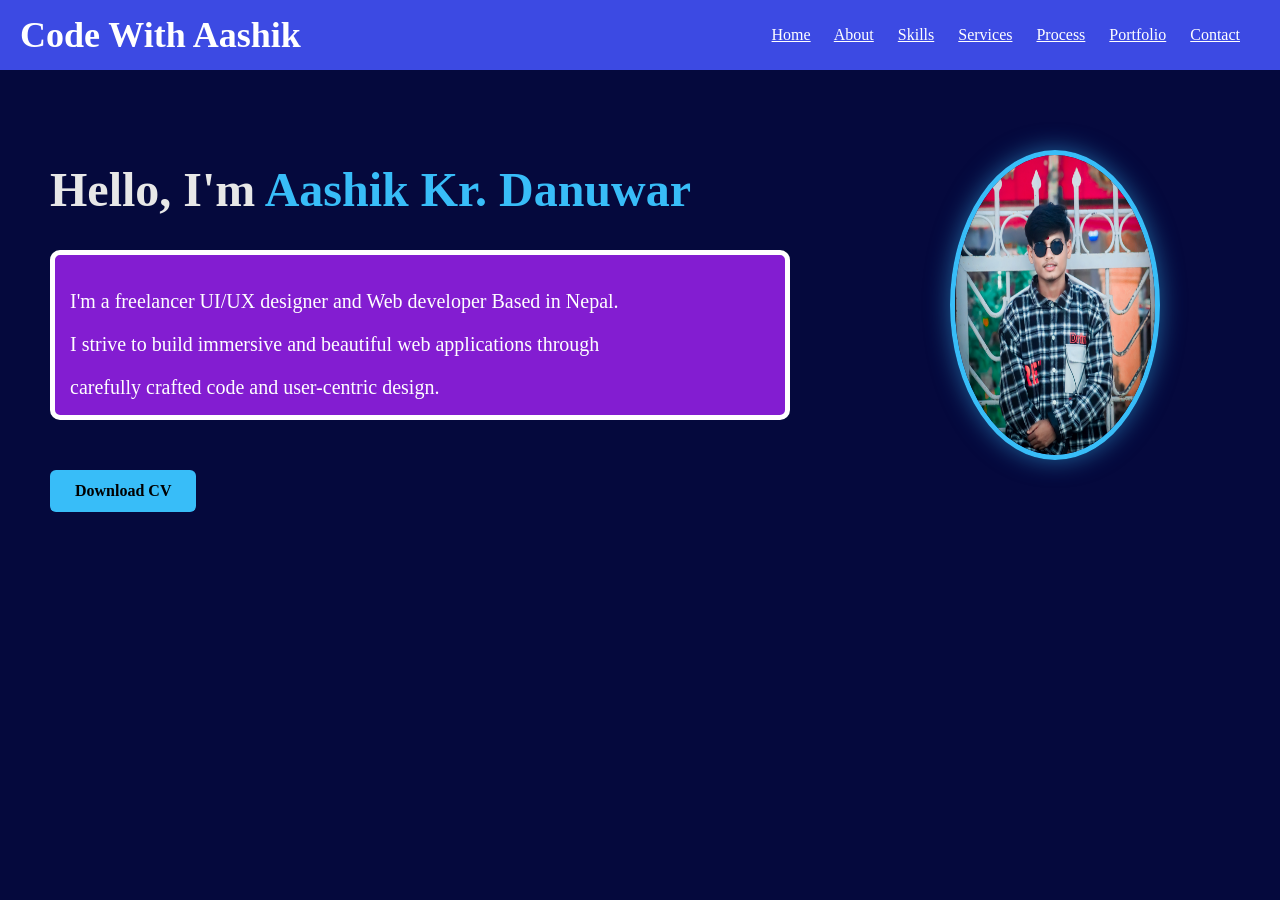
<file: index.html>
<!DOCTYPE html>
<html lang="en">
<head>
    <meta charset="UTF-8">
    <meta name="viewport" content="width=device-width, initial-scale=1.0">
    <title>My Portfolio</title>
    <link rel="stylesheet" href="index.css">
     
</head>
<body>
    <header>
        <span>Code With Aashik</span>
        <nav>
            <ul>
             <a href="Home.html">Home</a>
             <a href="About.html">About</a>
             <a href="skills.html">Skills</a>
             <a href="Services.html">Services</a>
             <a href="Process.html">Process</a>
             <a href="Portfolio.html">Portfolio</a>
             <a href="Contact.html"> Contact</a>
            </ul>
        </nav>
    </header>
    <img src="Screenshot 2026-03-05 115510.png" alt="Profile Image" width="200" height="200">

    <div class="hero-text">
    <h1>Hello, I'm <span>Aashik Kr. Danuwar</span></h1>
    </div>
    
    <div class="Box">
    <p>I'm a freelancer UI/UX designer and Web developer Based in Nepal.</p>
    <p>I strive to build immersive and beautiful web applications through</p>
    <p>carefully crafted code and user-centric design.</p>
    </div>
    
    <div><a href="CV.jpg" class="btn">Download CV</a></div>
   
</body>
</html>
</file>
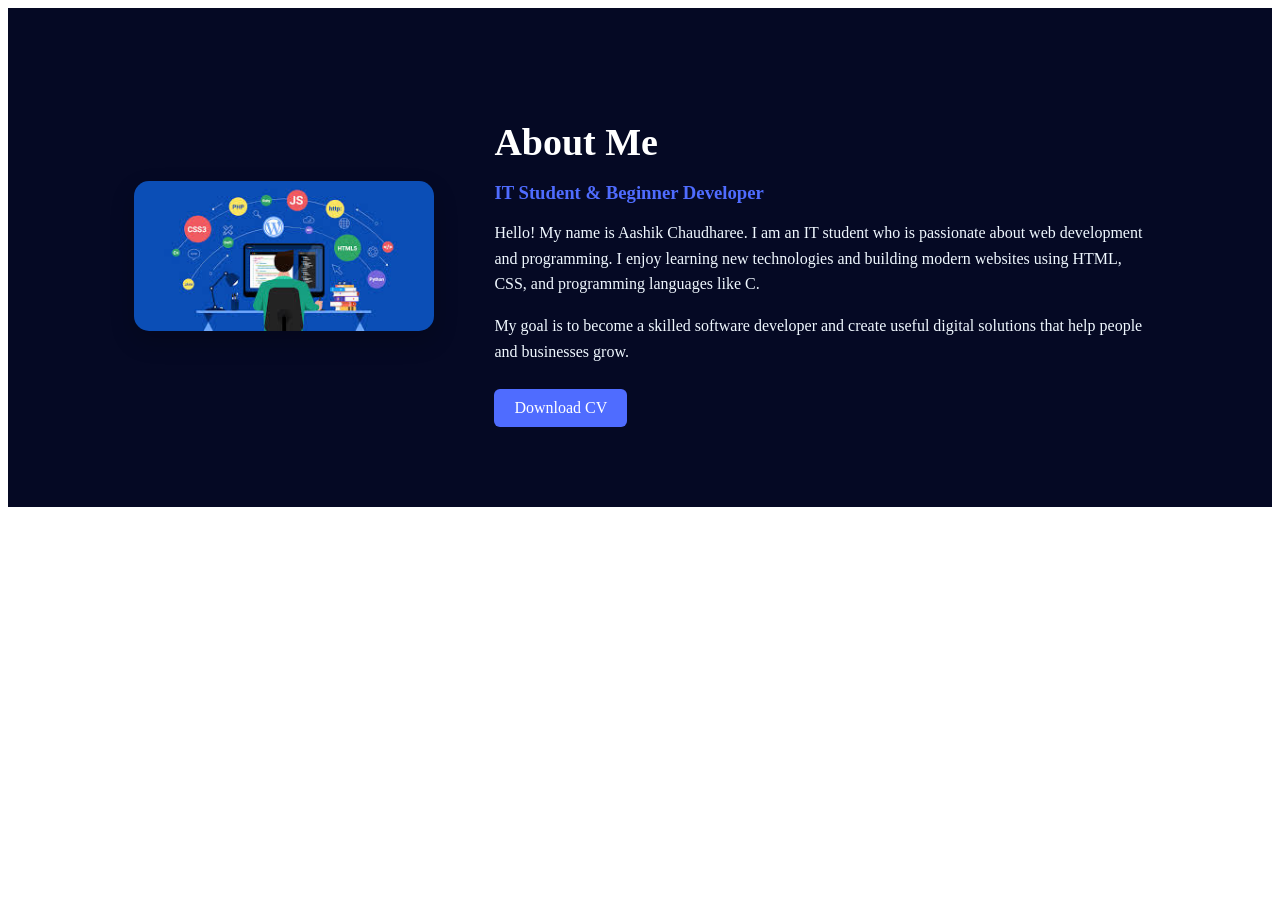
<file: About.html>
<!DOCTYPE html>
<html lang="en">
<head>
    <meta charset="UTF-8">
    <meta name="viewport" content="width=device-width, initial-scale=1.0">
    <title>Document</title>

    <style>
        .about{
    display:flex;
    align-items:center;
    gap:60px;
    padding:80px 10%;
    background:#050924;
}

.about-img img{
    width:300px;
    border-radius:15px;
    box-shadow:0 10px 25px rgba(0,0,0,0.2);
}

.about-content h2{
    font-size:38px;
    margin-bottom:10px;
    color: white;
}

.about-content h3{
    color:#4f6cff;
    margin-bottom:15px;
}

.about-content p{
    margin-bottom:15px;
    line-height:1.6;
    color: aliceblue;
}

.about-btn{
    display:inline-block;
    margin-top:10px;
    padding:10px 20px;
    background:#4f6cff;
    color:white;
    text-decoration:none;
    border-radius:6px;
}

.about-btn:hover{
    background:#2d44ff;
}
    </style>
</head>
<body>
    <section class="about" id="about">
    <div class="about-img">
        <img src="pic.jpg" alt="About Me">
    </div>

    <div class="about-content">
        <h2>About Me</h2>
        <h3>IT Student & Beginner Developer</h3>

        <p>
            Hello! My name is Aashik Chaudharee. I am an IT student who is passionate about 
            web development and programming. I enjoy learning new technologies and building 
            modern websites using HTML, CSS, and programming languages like C.
        </p>

        <p>
            My goal is to become a skilled software developer and create useful digital 
            solutions that help people and businesses grow.
        </p>

        <a href="CV.jpg" class="about-btn">Download CV</a>
    </div>
</section>
</body>
</html>
</file>
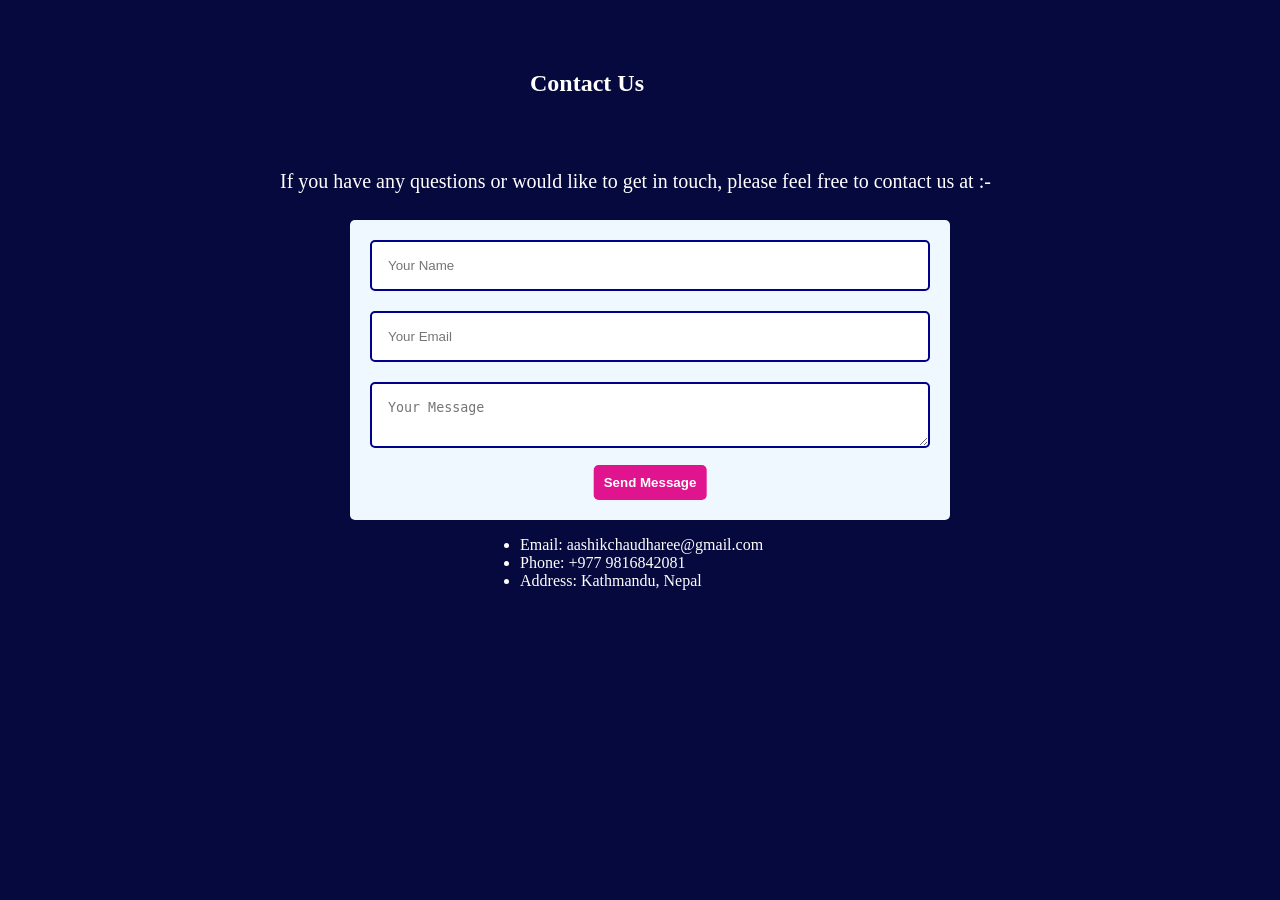
<file: Contact.html>
<!DOCTYPE html>
<html lang="en">
<head>
    <meta charset="UTF-8">
    <meta name="viewport" content="width=device-width, initial-scale=1.0">
    <title>Contact</title>
    <style>
        body{
            background-color: #05093d;
            
        }
        
        h1{
            font: size 60px;
            font-display: swap;
            color: rgb(255, 255, 255);
            position: absolute;
            top: 50px;
            left: 530px;
        }
        p{
            font-size: 20px;
            color: white;
            position: absolute;
            top: 150px;
            left: 280px;
        }
        .box{
            border-radius: 5px;
            background-color: aliceblue;
            width: 600px;
            height: 300px;
            position: absolute;
            top: 220px;
            left: 350px;
        }
        .contact-form{
            display: flex;
            flex-direction: column;
            padding: 20px;
        }
        .contact-form input, .contact-form textarea{
            margin-bottom: 20px;
            padding: 16px;
            border: 2px solid darkblue;
            border-radius: 5px;
        }
        .contact-form button{
            padding: 10px;
            border: none;
            border-radius: 5px;
            background-color: rgb(223, 20, 142);
            color: white; 
            font-weight: bold;
            position: absolute;
            top: 245px;
            left: 50%;
            transform: translateX(-50%);
        }
        body ul{
            position: absolute;
            top: 520px;
            left: 480px;
            color: white;

        }
    </style>
</head>
<body>
    <center>
   <!-- Contact Information -->
    <section id="contact">
        <h1 class="section-title">Contact Us</h1>
         <p>If you have any questions or would like to get in touch,
             please feel free to contact us at :-</p>

<div class="box">
        <form class="contact-form">
            <input type="text" placeholder="Your Name" required>
            <input type="email" placeholder="Your Email" required>
            <textarea name="message" placeholder="Your Message" required></textarea>
            <button type="submit">Send Message</button>
        </form>
</div>
    </section>
    </center>

    <ul>
        <li>Email: aashikchaudharee@gmail.com</li>
        <li>Phone: +977 9816842081</li>
        <li>Address: Kathmandu, Nepal</li>
    </ul>
</body>
</html>
</file>
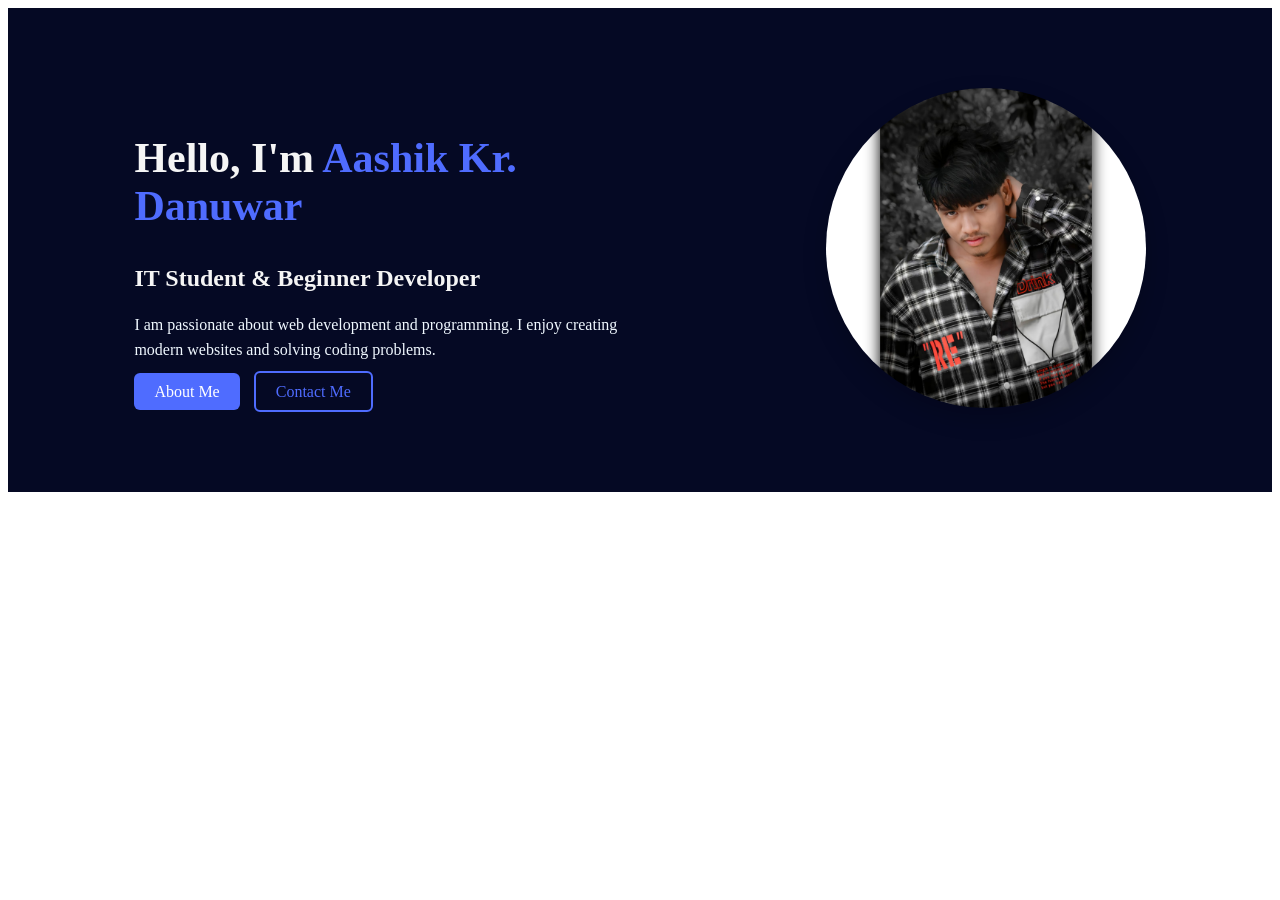
<file: Home.html>
<!DOCTYPE html>
<html lang="en">
<head>
    <meta charset="UTF-8">
    <meta name="viewport" content="width=device-width, initial-scale=1.0">
    <title>Home</title>

    <style>
        .home{
    display:flex;
    justify-content:space-between;
    align-items:center;
    padding:80px 10%;
    background:#050924;
}

.home-content{
    max-width:500px;
}

.home-content h1{
    font-size:42px;
    color: #f5f5f5;
}

.home-content span{
    color:#4f6cff;
}

.home-content h2{
    margin:10px 0;
    color:#f5f5f5;
}

.home-content p{
    margin:20px 0;
    line-height:1.6;
    color: aliceblue;
}

.home-buttons{
    margin-top:20px;
}

.btn{
    background:#4f6cff;
    color:white;
    padding:10px 20px;
    text-decoration:none;
    border-radius:6px;
    margin-right:10px;
}

.btn2{
    border:2px solid #4f6cff;
    padding:10px 20px;
    text-decoration:none;
    border-radius:6px;
    color:#4f6cff;
}

.btn:hover{
    background:#2d44ff;
}

.btn2:hover{
    background:#4f6cff;
    color:white;
}

.home-img img{
    width:320px;
    border-radius:50%;
    box-shadow:0 10px 25px rgba(0,0,0,0.2);
}
    </style>
</head>
<body>
    <section class="home">
    <div class="home-content">
        <h1>Hello, I'm <span>Aashik Kr. Danuwar</span></h1>
        <h2>IT Student & Beginner Developer</h2>
        <p>
            I am passionate about web development and programming.
            I enjoy creating modern websites and solving coding problems.
        </p>

        <div class="home-buttons">
            <a href="About.html" class="btn">About Me</a>
            <a href="Contact.html" class="btn2">Contact Me</a>
        </div>
    </div>

    <div class="home-img">
        <img src="a.jpg" alt="profile">
    </div>
</section>
</body>
</html>
</file>
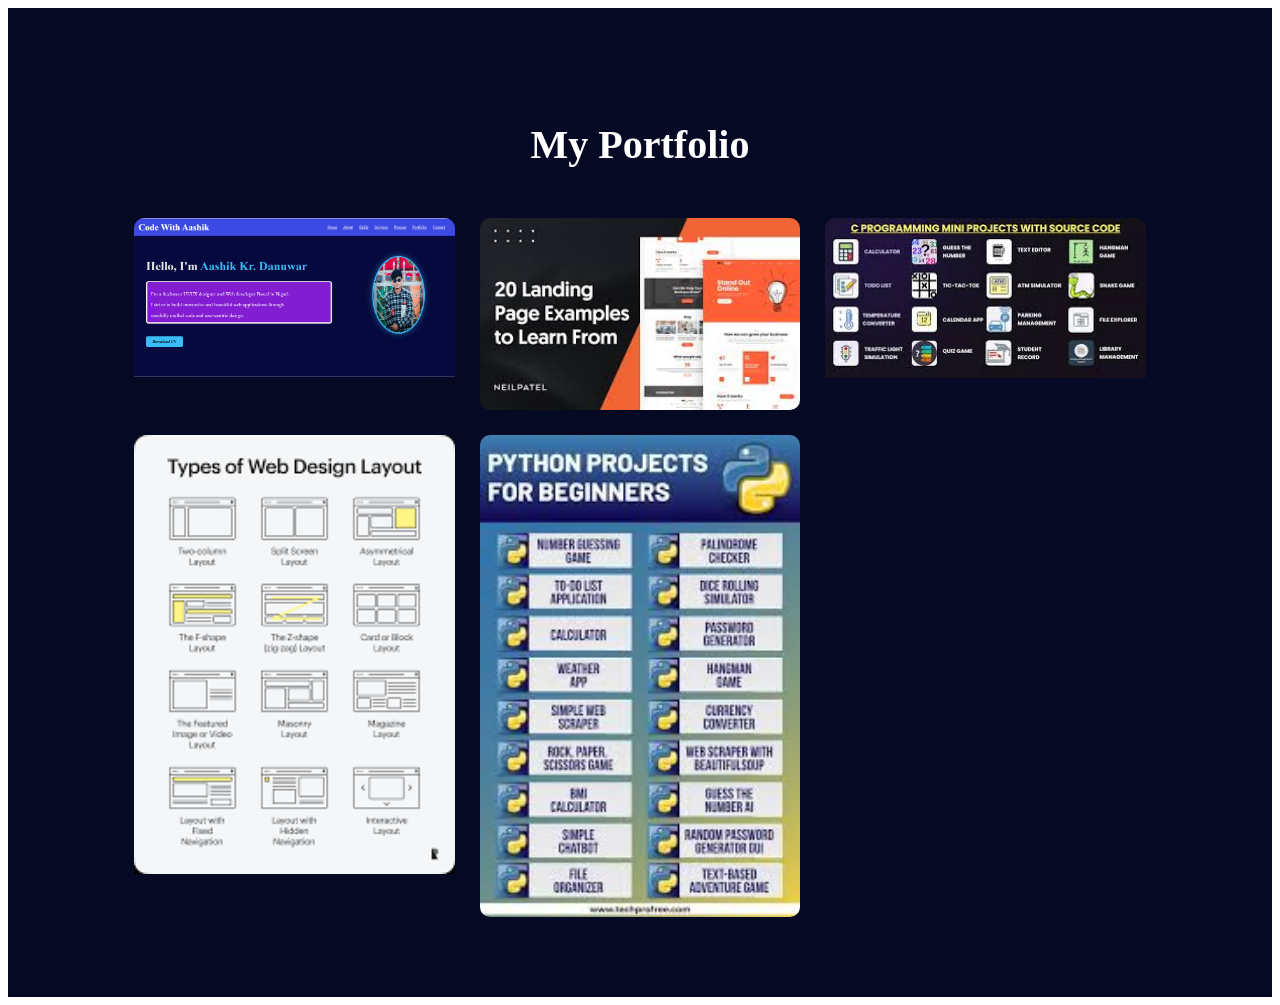
<file: Portfolio.html>
<!DOCTYPE html>
<html lang="en">
<head>
    <meta charset="UTF-8">
    <meta name="viewport" content="width=device-width, initial-scale=1.0">
    <title>Portfolio</title>

    <style>

        .portfolio{
    padding:80px 10%;
    background: #050924;
}

.portfolio-title{
    text-align:center;
    font-size:40px;
    margin-bottom:50px;
    color: white;
}

.portfolio-container{
    display:grid;
    grid-template-columns:repeat(auto-fit,minmax(250px,1fr));
    gap:25px;
}

.portfolio-box{
    position:relative;
    overflow:hidden;
    border-radius:10px;
}

.portfolio-box img{
    width:100%;
    display:block;
    transition:0.4s;
}

.portfolio-layer{
    position:absolute;
    bottom:0;
    left:0;
    width:100%;
    height:100%;
    background:rgba(79,108,255,0.8);
    color:white;
    display:flex;
    flex-direction:column;
    justify-content:center;
    align-items:center;
    text-align:center;
    opacity:0;
    transition:0.4s;
    padding:20px;
}

.portfolio-box:hover img{
    transform:scale(1.1);
}

.portfolio-box:hover .portfolio-layer{
    opacity:1;
}
    </style>
</head>
<body>
    <section class="portfolio" id="portfolio">
    <h2 class="portfolio-title">My Portfolio</h2>

    <div class="portfolio-container">

        <div class="portfolio-box">
            <img src="portfolio.png" alt="Project 1">
            <div class="portfolio-layer">
                <h3>Portfolio Website</h3>
                <p>A personal portfolio website created using HTML and CSS.</p>
            </div>
        </div>

        <div class="portfolio-box">
            <img src="Landing_page.jpg" alt="Project 2">
            <div class="portfolio-layer">
                <h3>Landing Page</h3>
                <p>A modern landing page design with responsive layout.</p>
            </div>
        </div>

        <div class="portfolio-box">
            <img src="c_projects.jpg" alt="Project 3">
            <div class="portfolio-layer">
                <h3>C Programming Project</h3>
                <p>A simple program created using C language.</p>
            </div>
        </div>

        <div class="portfolio-box">
            <img src="layout.png" alt="Project 4">
            <div class="portfolio-layer">
                <h3>Web Layout Design</h3>
                <p>Creative website layout using HTML and CSS.</p>
            </div>
        </div>

      <div class="portfolio-box">
            <img src="python_projects.jpg" alt="Project 5">
            <div class="portfolio-layer">
                <h3>Python Projets</h3>
                <p>Creative Games and websites using python.</p>
            </div>
        </div>

    </div>
</section>
</body>
</html>
</file>
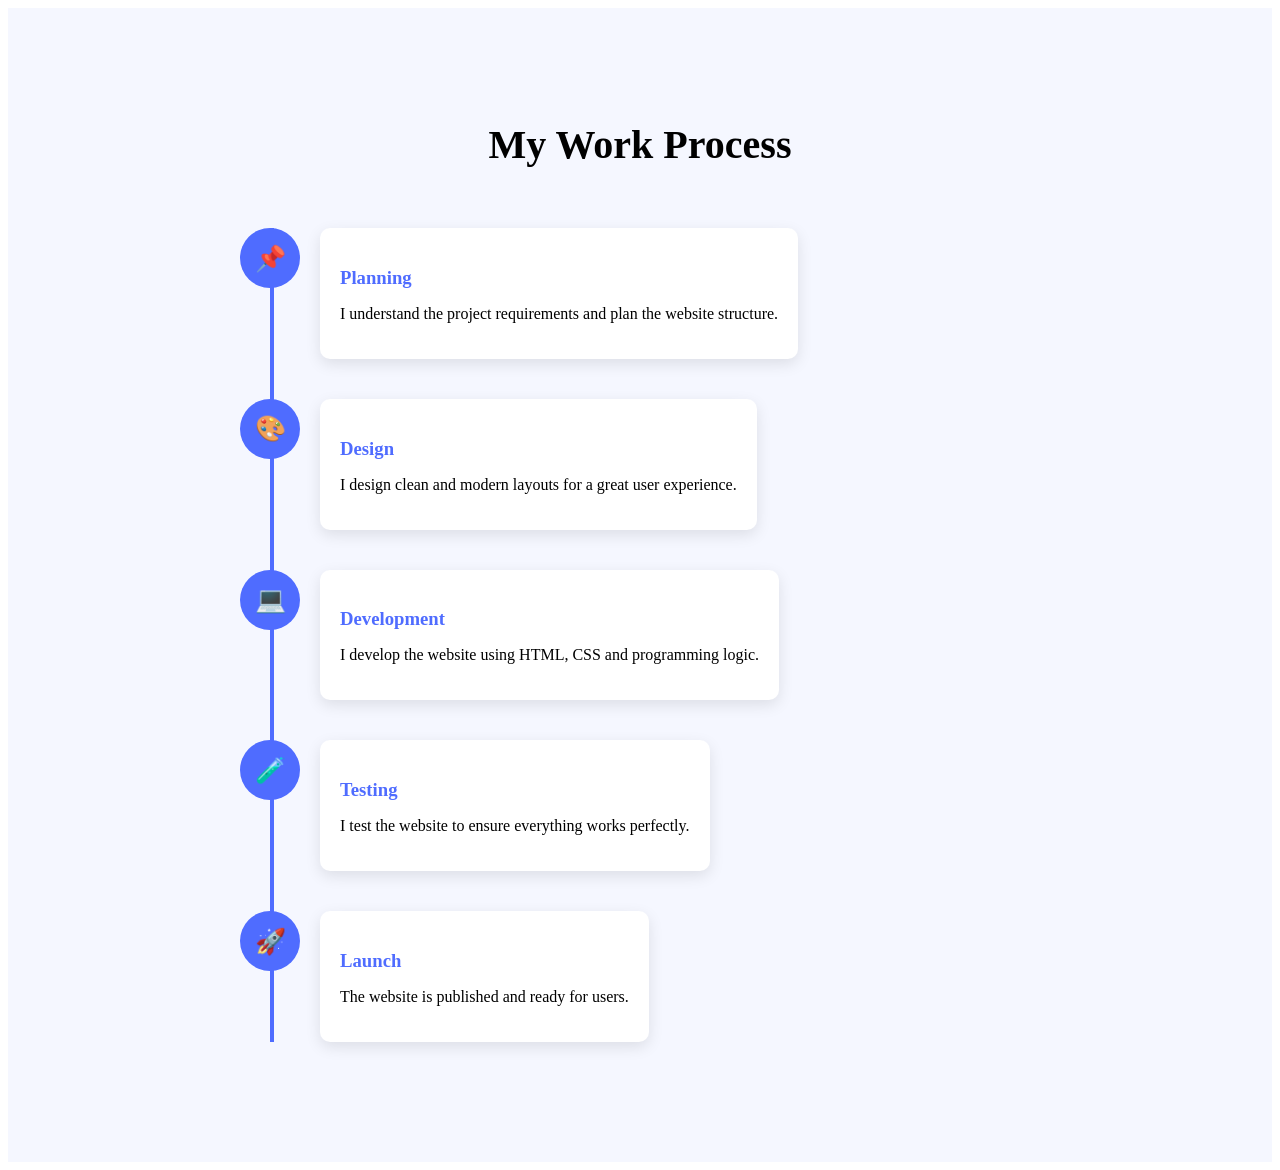
<file: Process.html>
<!DOCTYPE html>
<html lang="en">
<head>
    <meta charset="UTF-8">
    <meta name="viewport" content="width=device-width, initial-scale=1.0">
    <title>Process</title>
    
    <style>
        .process{
    padding:80px 10%;
    background:#f5f7ff;
}

.title{
    text-align:center;
    font-size:40px;
    margin-bottom:60px;
}

.timeline{
    position:relative;
    max-width:800px;
    margin:auto;
}

.timeline::before{
    content:"";
    position:absolute;
    left:30px;
    width:4px;
    height:100%;
    background:#4f6cff;
}

.timeline-item{
    display:flex;
    margin-bottom:40px;
    position:relative;
}

.icon{
    width:60px;
    height:60px;
    background:#4f6cff;
    color:white;
    border-radius:50%;
    display:flex;
    align-items:center;
    justify-content:center;
    font-size:25px;
    margin-right:20px;
    z-index:1;
}

.content{
    background:white;
    padding:20px;
    border-radius:10px;
    box-shadow:0 5px 15px rgba(0,0,0,0.1);
    transition:0.3s;
}

.content:hover{
    transform:translateY(-5px);
}

.content h3{
    margin-bottom:8px;
    color:#4f6cff;
}

    </style>
</head>
<body>
    <section class="process">
    <h2 class="title">My Work Process</h2>

    <div class="timeline">

        <div class="timeline-item">
            <div class="icon">📌</div>
            <div class="content">
                <h3>Planning</h3>
                <p>I understand the project requirements and plan the website structure.</p>
            </div>
        </div>

        <div class="timeline-item">
            <div class="icon">🎨</div>
            <div class="content">
                <h3>Design</h3>
                <p>I design clean and modern layouts for a great user experience.</p>
            </div>
        </div>

        <div class="timeline-item">
            <div class="icon">💻</div>
            <div class="content">
                <h3>Development</h3>
                <p>I develop the website using HTML, CSS and programming logic.</p>
            </div>
        </div>

        <div class="timeline-item">
            <div class="icon">🧪</div>
            <div class="content">
                <h3>Testing</h3>
                <p>I test the website to ensure everything works perfectly.</p>
            </div>
        </div>

        <div class="timeline-item">
            <div class="icon">🚀</div>
            <div class="content">
                <h3>Launch</h3>
                <p>The website is published and ready for users.</p>
            </div>
        </div>

    </div>
</section>
</body>
</file>
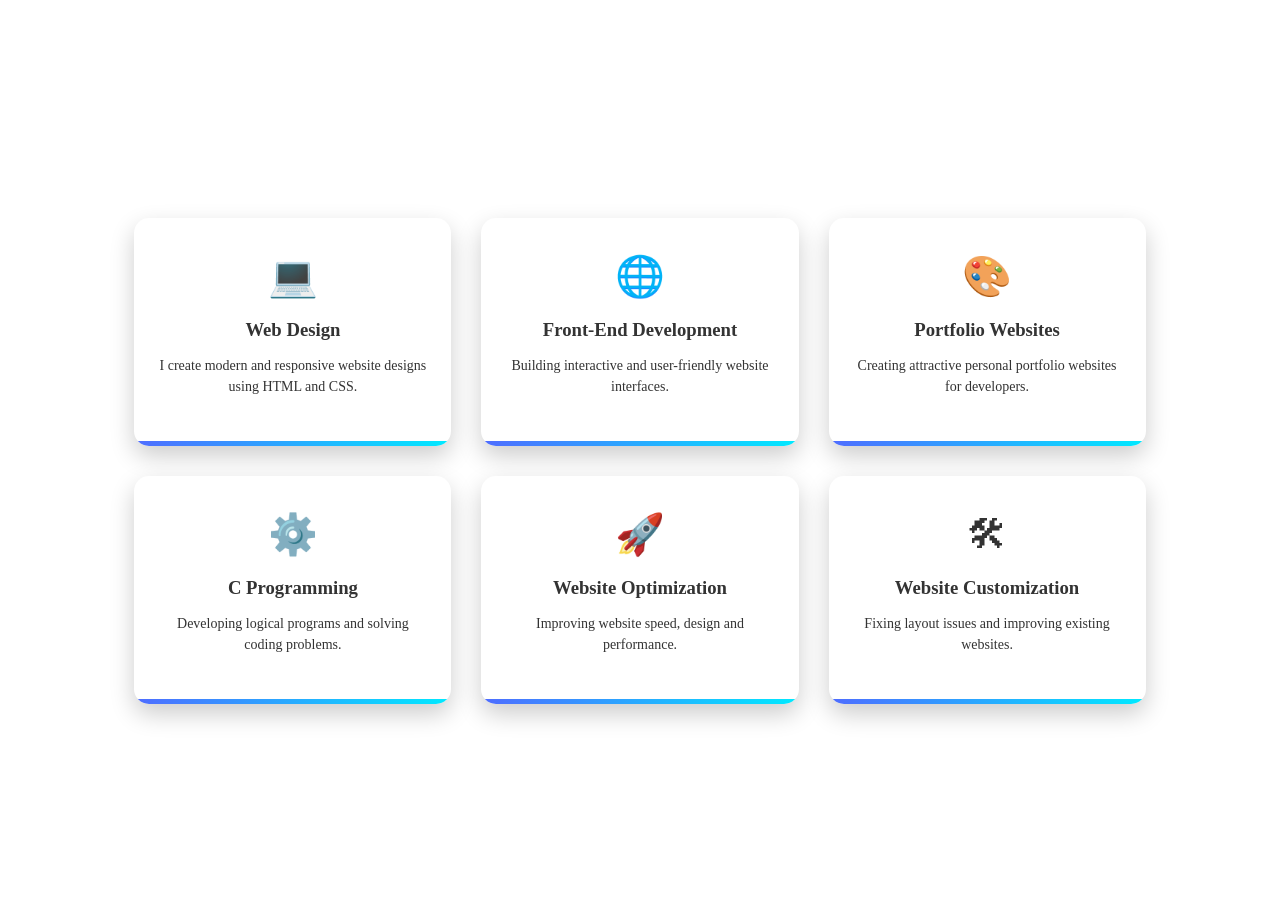
<file: Services.html>
<!DOCTYPE html>
<html lang="en">
<head>
    <meta charset="UTF-8">
    <meta name="viewport" content="width=device-width, initial-scale=1.0">
    <title>Service</title>
    <style>
        .services{
    padding:80px 10%;
    background: linear-gradient(90deg, #05093d);
    text-align:center;
    color:white;
}

.title{
    font-size:40px;
    margin-bottom:50px;
}

.services-container{
    display:grid;
    grid-template-columns:repeat(auto-fit,minmax(250px,1fr));
    gap:30px;
}

.service-card{
    background:white;
    color:#333;
    padding:35px 25px;
    border-radius:15px;
    box-shadow:0 10px 25px rgba(0,0,0,0.2);
    transition:0.4s;
    position:relative;
    overflow:hidden;
}

.service-card .icon{
    font-size:40px;
    margin-bottom:15px;
}

.service-card h3{
    margin-bottom:10px;
}

.service-card p{
    font-size:14px;
    line-height:1.5;
}

.service-card:hover{
    transform:translateY(-15px) scale(1.05);
    box-shadow:0 15px 40px rgba(0,0,0,0.3);
}

/* glow animation */
.service-card::before{
    content:"";
    position:absolute;
    width:100%;
    height:5px;
    background:linear-gradient(90deg,#4f6cff,#00eaff);
    bottom:0;
    left:0;
    transition:0.4s;
}

.service-card:hover::before{
    height:100%;
    opacity:0.1;
}
    </style>
</head>
<body>
    <section class="services">
    <h2 class="title">My Services</h2>

    <div class="services-container">

        <div class="service-card">
            <div class="icon">💻</div>
            <h3>Web Design</h3>
            <p>I create modern and responsive website designs using HTML and CSS.</p>
        </div>

        <div class="service-card">
            <div class="icon">🌐</div>
            <h3>Front-End Development</h3>
            <p>Building interactive and user-friendly website interfaces.</p>
        </div>

        <div class="service-card">
            <div class="icon">🎨</div>
            <h3>Portfolio Websites</h3>
            <p>Creating attractive personal portfolio websites for developers.</p>
        </div>

        <div class="service-card">
            <div class="icon">⚙️</div>
            <h3>C Programming</h3>
            <p>Developing logical programs and solving coding problems.</p>
        </div>

        <div class="service-card">
            <div class="icon">🚀</div>
            <h3>Website Optimization</h3>
            <p>Improving website speed, design and performance.</p>
        </div>

        <div class="service-card">
            <div class="icon">🛠</div>
            <h3>Website Customization</h3>
            <p>Fixing layout issues and improving existing websites.</p>
        </div>

    </div>
</section>
</body>
</html>
</file>
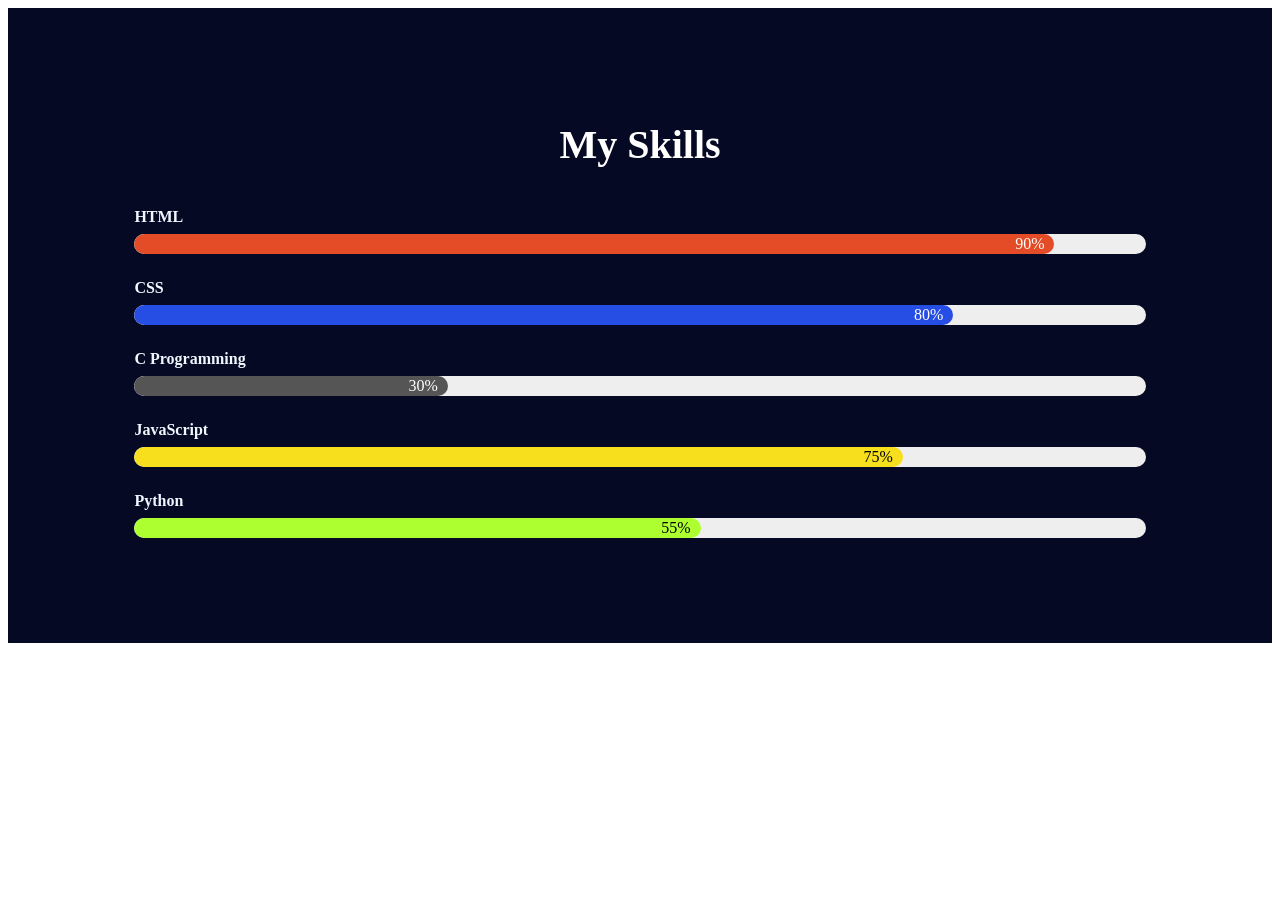
<file: skills.html>
<!DOCTYPE html>
<html lang="en">
<head>
    <meta charset="UTF-8">
    <meta name="viewport" content="width=device-width, initial-scale=1.0">
    <title>Document</title>

    <style>
        .skills{
    padding:80px 10%;
    background:#050924;
}

.skills-title{
    text-align:center;
    font-size:40px;
    margin-bottom:40px;
    color: white;
}

.skill{
    margin-bottom:25px;
}

.skill p{
    margin-bottom:8px;
    font-weight:bold;
    color: aliceblue;
}

.progress-bar{
    width:100%;
    background:#eee;
    border-radius:20px;
    overflow:hidden;
}

.progress{
    height:20px;
    line-height:20px;
    color:white;
    text-align:right;
    padding-right:10px;
    border-radius:20px;
    animation:load 2s ease-in-out;
}

.html{
    width:90%;
    background:#e34c26;
}

.css{
    width:80%;
    background:#264de4;
}

.c{
    width:30%;
    background:#555;
}

.js{
    width:75%;
    background:#f7df1e;
    color:black;
}

.python{
    width: 55%;
    background:greenyellow ;
    color: black;

}
@keyframes load{
    from{
        width:0;
    }
}
    </style>
</head>
<body>
    <section class="skills">
    <h2 class="skills-title">My Skills</h2>

    <div class="skill">
        <p>HTML</p>
        <div class="progress-bar">
            <div class="progress html">90%</div>
        </div>
    </div>

    <div class="skill">
        <p>CSS</p>
        <div class="progress-bar">
            <div class="progress css">80%</div>
        </div>
    </div>

    <div class="skill">
        <p>C Programming</p>
        <div class="progress-bar">
            <div class="progress c">30%</div>
        </div>
    </div>

    <div class="skill">
        <p>JavaScript</p>
        <div class="progress-bar">
            <div class="progress js">75%</div>
        </div>
    </div>

     <div class="skill">
        <p>Python</p>
        <div class="progress-bar">
            <div class="progress python">55%</div>
        </div>
    </div>


</section>
    
</body>
</html>
</file>
<file: index.css>
body{
    margin: 0%;
    padding: 0%;
    background: #05093d;
}
header {
  display: flex;
  justify-content: space-between; /* pushes items apart */
  align-items: center;
  padding: 10px 20px;
  background-color: rgb(60, 74, 227);
}
header span{
  font-size: 36px;
  font-weight: bold;
  color: rgb(255, 255, 255);
}
nav{
  display:flex;
  justify-content:flex-end;
}

nav a{
  margin-right:20px;
  text-decoration: underline;
  color: rgb(255, 255, 255);
  overflow: scroll;
}
img{
height:300px;
border-radius:50%;
border:5px solid #38bdf8;
box-shadow:0 0 25px rgba(56,189,248,0.5);
position: absolute;
 margin-left: 950px;
top: 150px;
}
h1{
  font-size: 48px;
  position: absolute;
  left: 50px;
  top: 120px;
}

.hero-text span{
color:#38bdf8;

}

.hero-text{
margin:20px 0;
color:#e7e7e7;
line-height:1.6;

}
.btn{
display:inline-block;
padding:12px 25px;
background:#38bdf8;
color:black;
text-decoration:none;
border-radius:6px;
font-weight:bold;
transition:0.3s;
}

.btn:hover{
background:#0ea5e9;
}

.hero img{
width:300px;
border-radius:50%;
border:5px solid #38bdf8;
box-shadow:0 0 25px rgba(56,189,248,0.5);
}
.Box{
    border: 5px solid rgb(255, 255, 255);
    width: 700px;
    height: 130px;
    padding: 15px;
    position: absolute;
    left: 50px;
    top: 250px;
   
    border-radius: 10px;
    background: rgb(131, 29, 209);
    color: white;
}
p{
  font-size: 20px;
}
div a{
  position: absolute;
  left: 50px;
  top: 470px;
}
</file>
